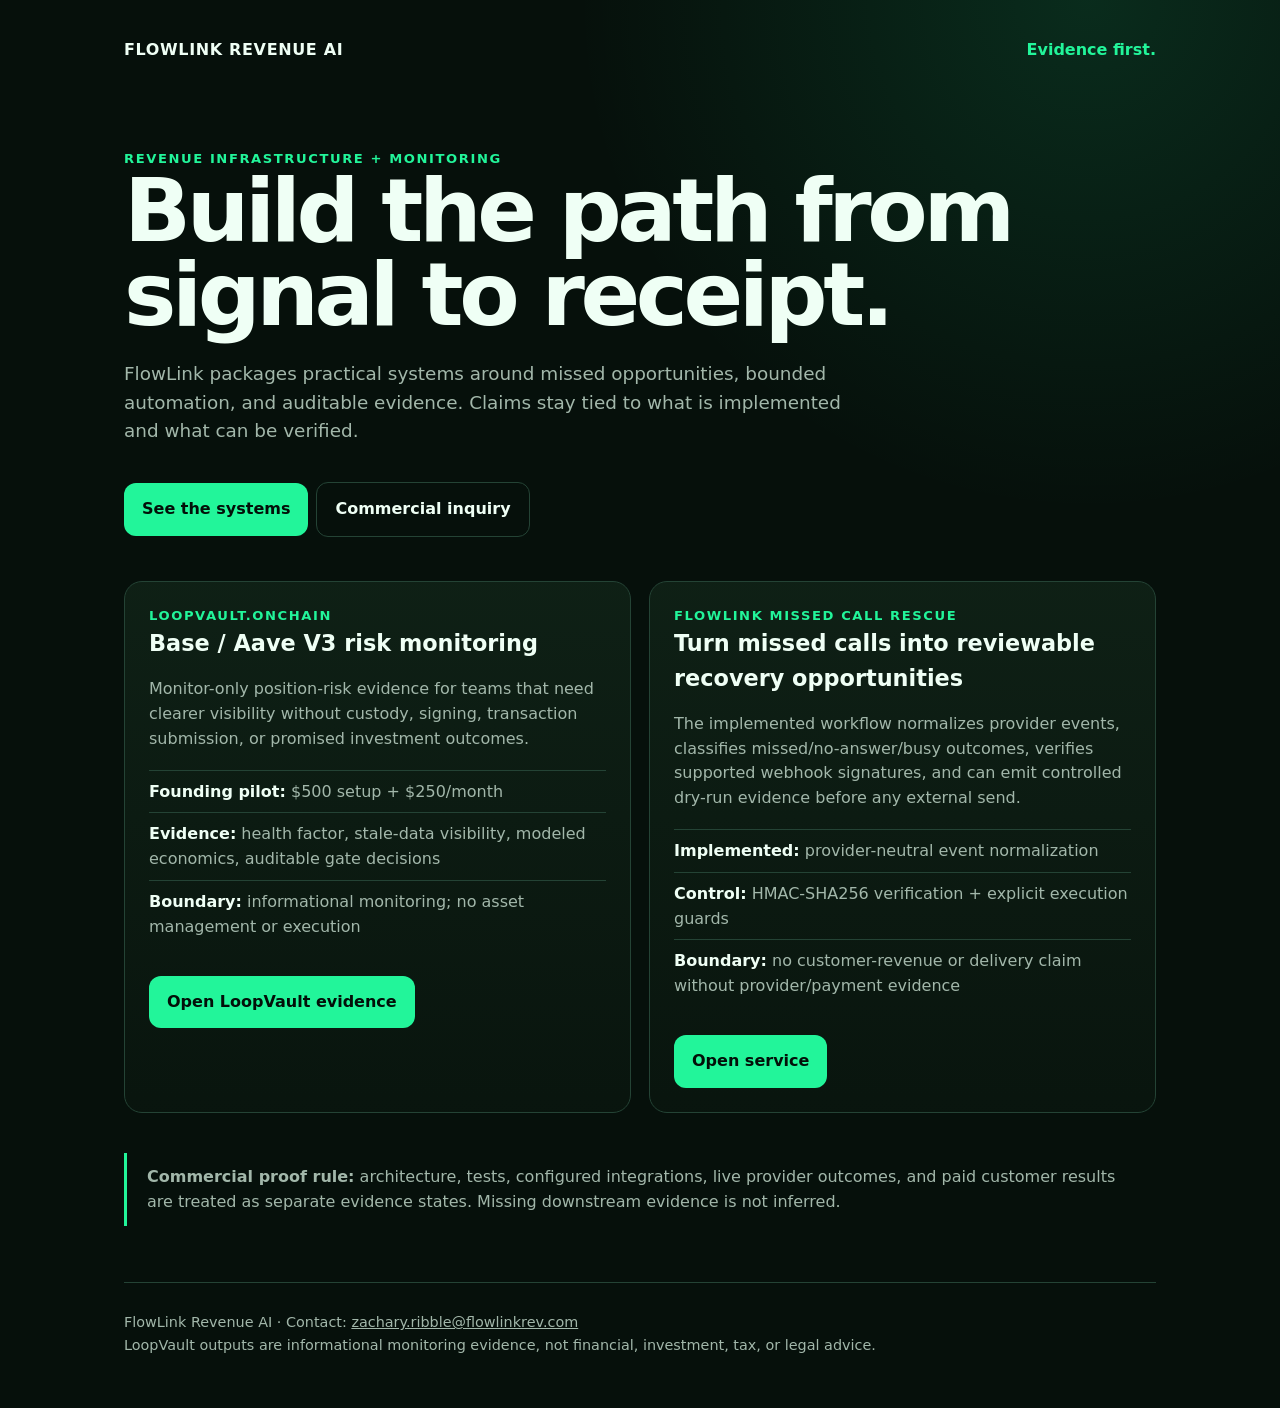
<file: index.html>
<!doctype html>
<html lang="en">
<head>
<meta charset="utf-8">
<meta name="viewport" content="width=device-width,initial-scale=1">
<title>FlowLink Revenue AI — Revenue Systems & Evidence</title>
<meta name="description" content="FlowLink Revenue AI builds evidence-first revenue and monitoring systems. Explore Missed Call Rescue and LoopVault.onchain.">
<style>
:root{--bg:#06100b;--panel:#0b1710;--text:#effff5;--muted:#a2b7aa;--accent:#22f59a;--line:#244335;--max:1080px}*{box-sizing:border-box}html{scroll-behavior:smooth}body{margin:0;background:radial-gradient(circle at 85% 0,rgba(34,245,154,.12),transparent 32rem),var(--bg);color:var(--text);font:16px/1.55 Inter,system-ui,-apple-system,Segoe UI,sans-serif}a{color:inherit}.wrap{max-width:var(--max);margin:auto;padding:24px}.nav{display:flex;justify-content:space-between;align-items:center;gap:16px;padding:14px 0}.brand{font-weight:900;letter-spacing:.04em}.tag{color:var(--accent);font-weight:800}.hero{padding:72px 0 44px}.hero h1{font-size:clamp(2.4rem,8vw,5.5rem);line-height:.95;letter-spacing:-.05em;max-width:900px;margin:0 0 24px}.hero p{max-width:720px;color:var(--muted);font-size:1.15rem}.cta{display:inline-block;margin-top:18px;background:var(--accent);color:#031009;text-decoration:none;font-weight:900;padding:14px 18px;border-radius:12px;min-height:48px}.ghost{background:transparent;color:var(--text);border:1px solid var(--line);margin-left:8px}.grid{display:grid;grid-template-columns:repeat(2,minmax(0,1fr));gap:18px}.card{background:linear-gradient(180deg,rgba(15,33,22,.94),rgba(9,21,14,.94));border:1px solid var(--line);border-radius:18px;padding:24px}.card h2{margin:0 0 8px;font-size:1.4rem}.card p{color:var(--muted)}.eyebrow{color:var(--accent);font-weight:900;font-size:.82rem;text-transform:uppercase;letter-spacing:.12em}.facts{display:grid;gap:8px;margin:18px 0}.fact{border-top:1px solid var(--line);padding-top:9px;color:var(--muted)}.fact strong{color:var(--text)}.proof{margin:40px 0;border-left:3px solid var(--accent);padding:12px 20px;color:var(--muted)}footer{margin-top:56px;padding:28px 0;border-top:1px solid var(--line);color:var(--muted);font-size:.9rem}@media(max-width:760px){.wrap{padding:18px}.hero{padding:46px 0 30px}.grid{grid-template-columns:1fr}.ghost{margin-left:0;margin-top:8px}.cta{width:100%;text-align:center}}
</style>
</head>
<body><div class="wrap">
<nav class="nav"><div class="brand">FLOWLINK REVENUE AI</div><div class="tag">Evidence first.</div></nav>
<section class="hero"><div class="eyebrow">Revenue infrastructure + monitoring</div><h1>Build the path from signal to receipt.</h1><p>FlowLink packages practical systems around missed opportunities, bounded automation, and auditable evidence. Claims stay tied to what is implemented and what can be verified.</p><a class="cta" href="#systems">See the systems</a><a class="cta ghost" href="mailto:zachary.ribble@flowlinkrev.com">Commercial inquiry</a></section>
<section id="systems" class="grid">
<article class="card"><div class="eyebrow">LoopVault.onchain</div><h2>Base / Aave V3 risk monitoring</h2><p>Monitor-only position-risk evidence for teams that need clearer visibility without custody, signing, transaction submission, or promised investment outcomes.</p><div class="facts"><div class="fact"><strong>Founding pilot:</strong> $500 setup + $250/month</div><div class="fact"><strong>Evidence:</strong> health factor, stale-data visibility, modeled economics, auditable gate decisions</div><div class="fact"><strong>Boundary:</strong> informational monitoring; no asset management or execution</div></div><a class="cta" href="/loopvault-proof.html">Open LoopVault evidence</a></article>
<article class="card"><div class="eyebrow">FlowLink Missed Call Rescue</div><h2>Turn missed calls into reviewable recovery opportunities</h2><p>The implemented workflow normalizes provider events, classifies missed/no-answer/busy outcomes, verifies supported webhook signatures, and can emit controlled dry-run evidence before any external send.</p><div class="facts"><div class="fact"><strong>Implemented:</strong> provider-neutral event normalization</div><div class="fact"><strong>Control:</strong> HMAC-SHA256 verification + explicit execution guards</div><div class="fact"><strong>Boundary:</strong> no customer-revenue or delivery claim without provider/payment evidence</div></div><a class="cta" href="https://flowlink-missed-call-rescue.onrender.com" rel="noopener" target="_blank">Open service</a></article>
</section>
<div class="proof"><strong>Commercial proof rule:</strong> architecture, tests, configured integrations, live provider outcomes, and paid customer results are treated as separate evidence states. Missing downstream evidence is not inferred.</div>
<footer>FlowLink Revenue AI · Contact: <a href="mailto:zachary.ribble@flowlinkrev.com">zachary.ribble@flowlinkrev.com</a><br>LoopVault outputs are informational monitoring evidence, not financial, investment, tax, or legal advice.</footer>
</div></body></html>
</file>
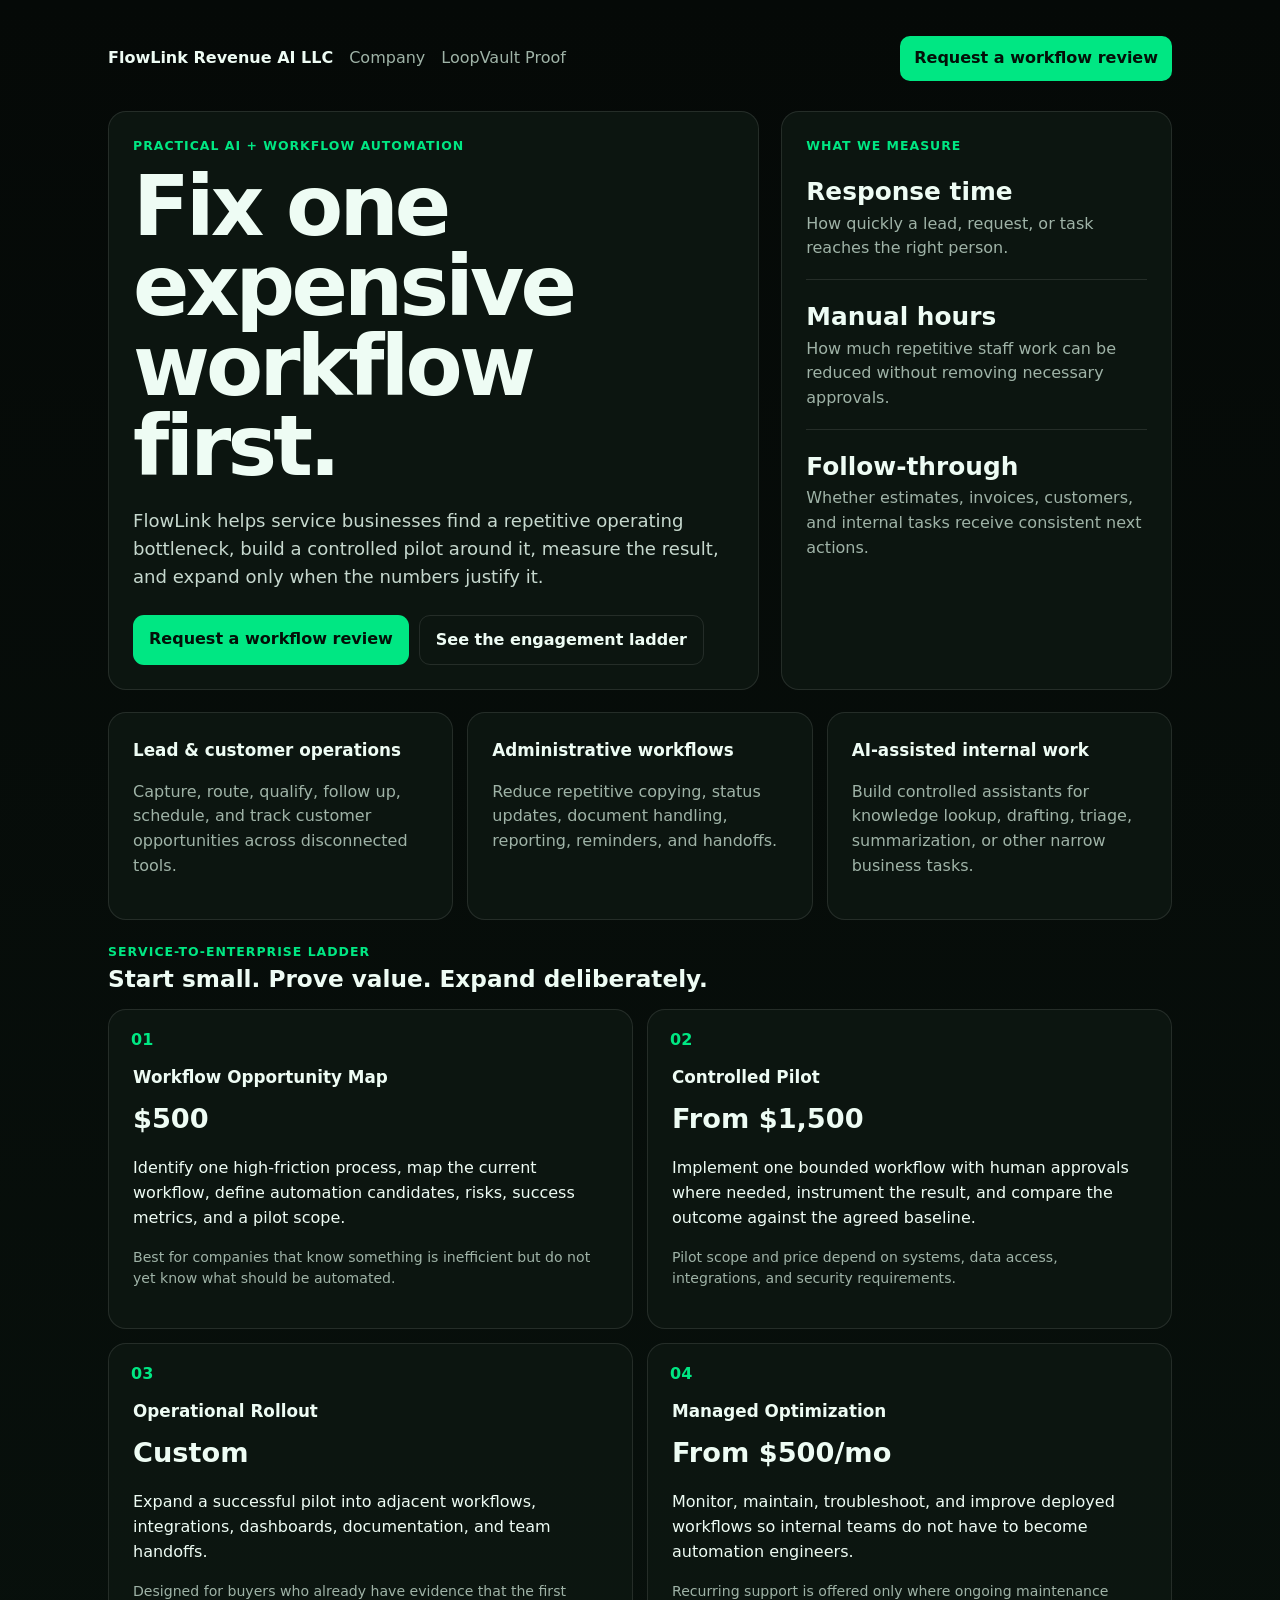
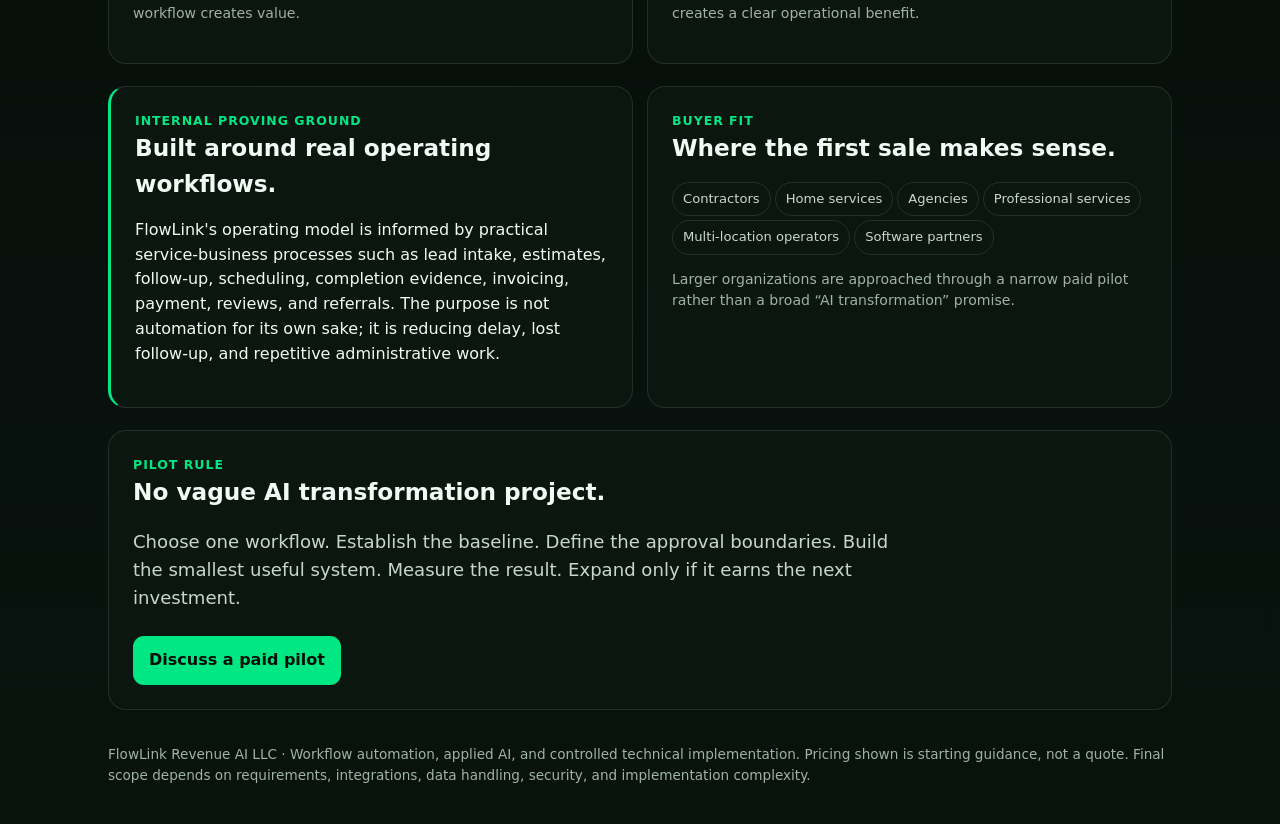
<file: enterprise.html>
<!doctype html>
<html lang="en">
<head>
<meta charset="utf-8">
<meta name="viewport" content="width=device-width,initial-scale=1">
<title>FlowLink Revenue AI — Workflow Automation Pilots</title>
<meta name="description" content="FlowLink Revenue AI helps service businesses identify, pilot, and manage practical AI and workflow automations with measurable operating outcomes.">
<style>
:root{--bg:#07100b;--panel:#0d1712;--text:#eefcf4;--muted:#9fb3a7;--accent:#00e783;--border:rgba(255,255,255,.1)}
*{box-sizing:border-box}body{margin:0;background:linear-gradient(180deg,#050907,#09130e);color:var(--text);font-family:Inter,system-ui,-apple-system,BlinkMacSystemFont,"Segoe UI",sans-serif;line-height:1.55}.wrap{max-width:1120px;margin:auto;padding:28px}.nav{display:flex;align-items:center;gap:16px;padding:8px 0 30px}.brand{font-weight:900}.nav a{color:var(--muted);text-decoration:none}.nav .cta{margin-left:auto;color:#031008;background:var(--accent);padding:10px 14px;border-radius:10px;font-weight:800}.hero{display:grid;grid-template-columns:1.25fr .75fr;gap:22px;align-items:stretch}.card{border:1px solid var(--border);background:rgba(13,23,18,.94);border-radius:18px;padding:24px}.eyebrow{color:var(--accent);font-weight:800;text-transform:uppercase;letter-spacing:.08em;font-size:.78rem}h1{font-size:clamp(2.4rem,7vw,5.2rem);line-height:.96;margin:12px 0 20px;letter-spacing:-.045em}h2{font-size:1.45rem;margin:0 0 12px}h3{font-size:1.05rem;margin:0 0 8px}.lead{font-size:1.13rem;color:#c6d8ce;max-width:760px}.buttons{display:flex;gap:10px;flex-wrap:wrap;margin-top:24px}.button{display:inline-block;padding:12px 16px;border-radius:11px;text-decoration:none;font-weight:850;background:var(--accent);color:#031008}.button.secondary{background:transparent;color:var(--text);border:1px solid var(--border)}.metric{padding:18px 0;border-bottom:1px solid var(--border)}.metric:last-child{border:0}.metric strong{display:block;font-size:1.55rem}.metric span,.muted{color:var(--muted)}.section{margin-top:22px}.grid3{display:grid;grid-template-columns:repeat(3,1fr);gap:14px}.grid2{display:grid;grid-template-columns:repeat(2,1fr);gap:14px}.step{position:relative;padding-top:54px}.num{position:absolute;top:18px;left:22px;color:var(--accent);font-weight:900}.price{font-size:1.7rem;font-weight:900;margin:8px 0}.small{font-size:.88rem;color:var(--muted)}ul{padding-left:19px;margin:12px 0}.proof{border-left:3px solid var(--accent)}.footer{color:var(--muted);font-size:.85rem;padding:34px 0 10px}.tag{display:inline-block;border:1px solid var(--border);border-radius:999px;padding:6px 10px;margin:4px 4px 0 0;color:#c7d8cf;font-size:.82rem}@media(max-width:820px){.hero,.grid3,.grid2{grid-template-columns:1fr}.wrap{padding:18px}.nav a:not(.cta){display:none}}
</style>
</head>
<body>
<div class="wrap">
<nav class="nav"><div class="brand">FlowLink Revenue AI LLC</div><a href="./index.html">Company</a><a href="./loopvault-proof.html">LoopVault Proof</a><a class="cta" href="mailto:tokencraft1390@gmail.com?subject=Workflow%20Pilot%20Request">Request a workflow review</a></nav>

<section class="hero">
<div class="card">
<div class="eyebrow">Practical AI + workflow automation</div>
<h1>Fix one expensive workflow first.</h1>
<p class="lead">FlowLink helps service businesses find a repetitive operating bottleneck, build a controlled pilot around it, measure the result, and expand only when the numbers justify it.</p>
<div class="buttons"><a class="button" href="mailto:tokencraft1390@gmail.com?subject=FlowLink%20Workflow%20Review&body=Company%3A%0AWorkflow%20I%20want%20to%20improve%3A%0ACurrent%20tools%3A%0A">Request a workflow review</a><a class="button secondary" href="#ladder">See the engagement ladder</a></div>
</div>
<aside class="card">
<div class="eyebrow">What we measure</div>
<div class="metric"><strong>Response time</strong><span>How quickly a lead, request, or task reaches the right person.</span></div>
<div class="metric"><strong>Manual hours</strong><span>How much repetitive staff work can be reduced without removing necessary approvals.</span></div>
<div class="metric"><strong>Follow-through</strong><span>Whether estimates, invoices, customers, and internal tasks receive consistent next actions.</span></div>
</aside>
</section>

<section class="section grid3">
<div class="card"><h3>Lead & customer operations</h3><p class="muted">Capture, route, qualify, follow up, schedule, and track customer opportunities across disconnected tools.</p></div>
<div class="card"><h3>Administrative workflows</h3><p class="muted">Reduce repetitive copying, status updates, document handling, reporting, reminders, and handoffs.</p></div>
<div class="card"><h3>AI-assisted internal work</h3><p class="muted">Build controlled assistants for knowledge lookup, drafting, triage, summarization, or other narrow business tasks.</p></div>
</section>

<section id="ladder" class="section">
<div class="eyebrow">Service-to-enterprise ladder</div>
<h2>Start small. Prove value. Expand deliberately.</h2>
<div class="grid2">
<div class="card step"><div class="num">01</div><h3>Workflow Opportunity Map</h3><div class="price">$500</div><p>Identify one high-friction process, map the current workflow, define automation candidates, risks, success metrics, and a pilot scope.</p><p class="small">Best for companies that know something is inefficient but do not yet know what should be automated.</p></div>
<div class="card step"><div class="num">02</div><h3>Controlled Pilot</h3><div class="price">From $1,500</div><p>Implement one bounded workflow with human approvals where needed, instrument the result, and compare the outcome against the agreed baseline.</p><p class="small">Pilot scope and price depend on systems, data access, integrations, and security requirements.</p></div>
<div class="card step"><div class="num">03</div><h3>Operational Rollout</h3><div class="price">Custom</div><p>Expand a successful pilot into adjacent workflows, integrations, dashboards, documentation, and team handoffs.</p><p class="small">Designed for buyers who already have evidence that the first workflow creates value.</p></div>
<div class="card step"><div class="num">04</div><h3>Managed Optimization</h3><div class="price">From $500/mo</div><p>Monitor, maintain, troubleshoot, and improve deployed workflows so internal teams do not have to become automation engineers.</p><p class="small">Recurring support is offered only where ongoing maintenance creates a clear operational benefit.</p></div>
</div>
</section>

<section class="section grid2">
<div class="card proof"><div class="eyebrow">Internal proving ground</div><h2>Built around real operating workflows.</h2><p>FlowLink's operating model is informed by practical service-business processes such as lead intake, estimates, follow-up, scheduling, completion evidence, invoicing, payment, reviews, and referrals. The purpose is not automation for its own sake; it is reducing delay, lost follow-up, and repetitive administrative work.</p></div>
<div class="card"><div class="eyebrow">Buyer fit</div><h2>Where the first sale makes sense.</h2><span class="tag">Contractors</span><span class="tag">Home services</span><span class="tag">Agencies</span><span class="tag">Professional services</span><span class="tag">Multi-location operators</span><span class="tag">Software partners</span><p class="small">Larger organizations are approached through a narrow paid pilot rather than a broad “AI transformation” promise.</p></div>
</section>

<section class="section card">
<div class="eyebrow">Pilot rule</div>
<h2>No vague AI transformation project.</h2>
<p class="lead">Choose one workflow. Establish the baseline. Define the approval boundaries. Build the smallest useful system. Measure the result. Expand only if it earns the next investment.</p>
<div class="buttons"><a class="button" href="mailto:tokencraft1390@gmail.com?subject=FlowLink%20Paid%20Pilot%20Discussion">Discuss a paid pilot</a></div>
</section>

<footer class="footer">FlowLink Revenue AI LLC · Workflow automation, applied AI, and controlled technical implementation. Pricing shown is starting guidance, not a quote. Final scope depends on requirements, integrations, data handling, security, and implementation complexity.</footer>
</div>
</body>
</html>
</file>
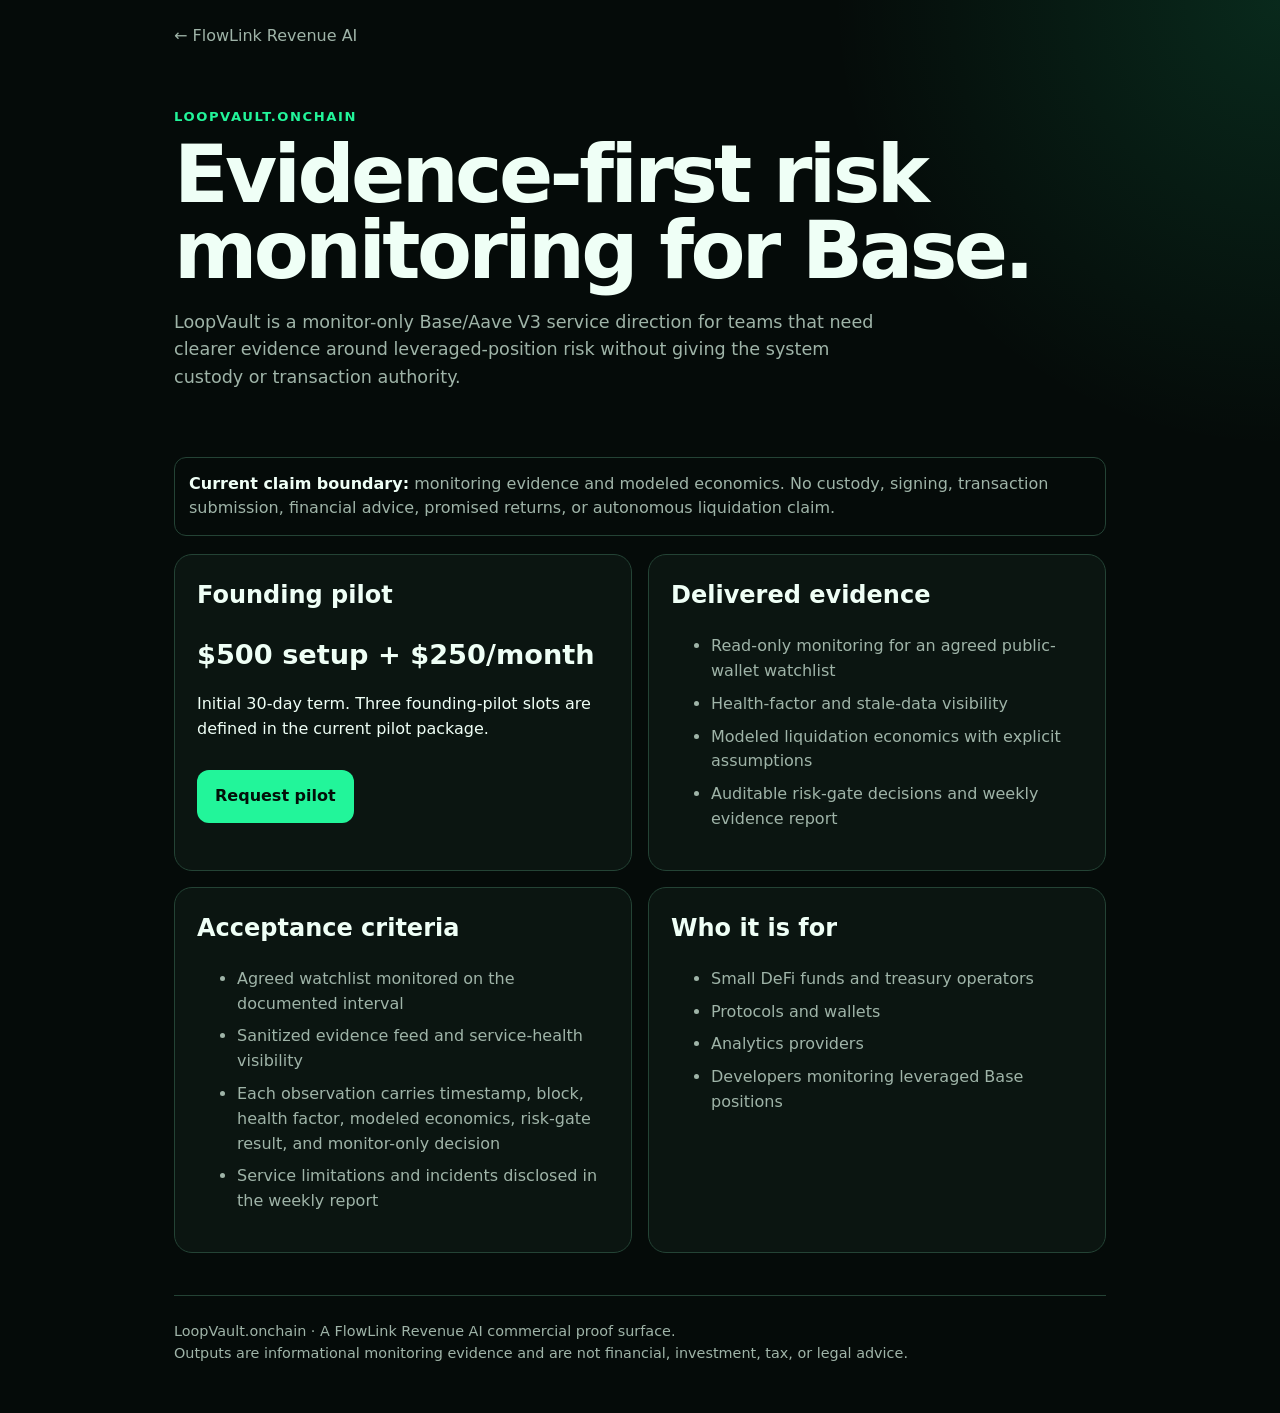
<file: loopvault-proof.html>
<!doctype html>
<html lang="en">
<head>
<meta charset="utf-8"><meta name="viewport" content="width=device-width,initial-scale=1">
<title>LoopVault.onchain — Base / Aave V3 Risk Monitoring</title>
<meta name="description" content="LoopVault.onchain monitor-only Base/Aave V3 position-risk evidence and founding pilot.">
<style>
:root{--bg:#050b09;--panel:#0b1511;--text:#effff6;--muted:#9fb4a8;--accent:#22f59a;--line:#244335}*{box-sizing:border-box}body{margin:0;background:radial-gradient(circle at top right,rgba(34,245,154,.13),transparent 28rem),var(--bg);color:var(--text);font:16px/1.55 Inter,system-ui,sans-serif}.wrap{max-width:980px;margin:auto;padding:24px}.back{color:var(--muted);text-decoration:none}.hero{padding:58px 0 30px}.kicker{color:var(--accent);font-weight:900;text-transform:uppercase;letter-spacing:.12em;font-size:.82rem}.hero h1{font-size:clamp(2.4rem,8vw,5rem);line-height:.95;letter-spacing:-.045em;margin:10px 0 20px}.hero p{max-width:720px;color:var(--muted);font-size:1.1rem}.grid{display:grid;grid-template-columns:repeat(2,minmax(0,1fr));gap:16px}.card{background:var(--panel);border:1px solid var(--line);border-radius:18px;padding:22px}.card h2{margin-top:0}.card li{margin:8px 0;color:var(--muted)}.price{font-size:1.7rem;font-weight:900}.cta{display:inline-block;background:var(--accent);color:#031009;text-decoration:none;font-weight:900;padding:14px 18px;border-radius:12px;min-height:48px;margin-top:12px}.status{margin:18px 0;padding:14px;border:1px solid var(--line);border-radius:12px;color:var(--muted)}.status strong{color:var(--text)}footer{margin-top:42px;padding:24px 0;border-top:1px solid var(--line);color:var(--muted);font-size:.9rem}@media(max-width:720px){.wrap{padding:18px}.grid{grid-template-columns:1fr}.cta{width:100%;text-align:center}}
</style></head>
<body><div class="wrap">
<a class="back" href="/">← FlowLink Revenue AI</a>
<section class="hero"><div class="kicker">loopvault.onchain</div><h1>Evidence-first risk monitoring for Base.</h1><p>LoopVault is a monitor-only Base/Aave V3 service direction for teams that need clearer evidence around leveraged-position risk without giving the system custody or transaction authority.</p></section>
<div class="status"><strong>Current claim boundary:</strong> monitoring evidence and modeled economics. No custody, signing, transaction submission, financial advice, promised returns, or autonomous liquidation claim.</div>
<section class="grid">
<article class="card"><h2>Founding pilot</h2><div class="price">$500 setup + $250/month</div><p>Initial 30-day term. Three founding-pilot slots are defined in the current pilot package.</p><a class="cta" href="mailto:zachary.ribble@flowlinkrev.com?subject=LoopVault.onchain%20founding%20pilot">Request pilot</a></article>
<article class="card"><h2>Delivered evidence</h2><ul><li>Read-only monitoring for an agreed public-wallet watchlist</li><li>Health-factor and stale-data visibility</li><li>Modeled liquidation economics with explicit assumptions</li><li>Auditable risk-gate decisions and weekly evidence report</li></ul></article>
<article class="card"><h2>Acceptance criteria</h2><ul><li>Agreed watchlist monitored on the documented interval</li><li>Sanitized evidence feed and service-health visibility</li><li>Each observation carries timestamp, block, health factor, modeled economics, risk-gate result, and monitor-only decision</li><li>Service limitations and incidents disclosed in the weekly report</li></ul></article>
<article class="card"><h2>Who it is for</h2><ul><li>Small DeFi funds and treasury operators</li><li>Protocols and wallets</li><li>Analytics providers</li><li>Developers monitoring leveraged Base positions</li></ul></article>
</section>
<footer>LoopVault.onchain · A FlowLink Revenue AI commercial proof surface.<br>Outputs are informational monitoring evidence and are not financial, investment, tax, or legal advice.</footer>
</div></body></html>
</file>
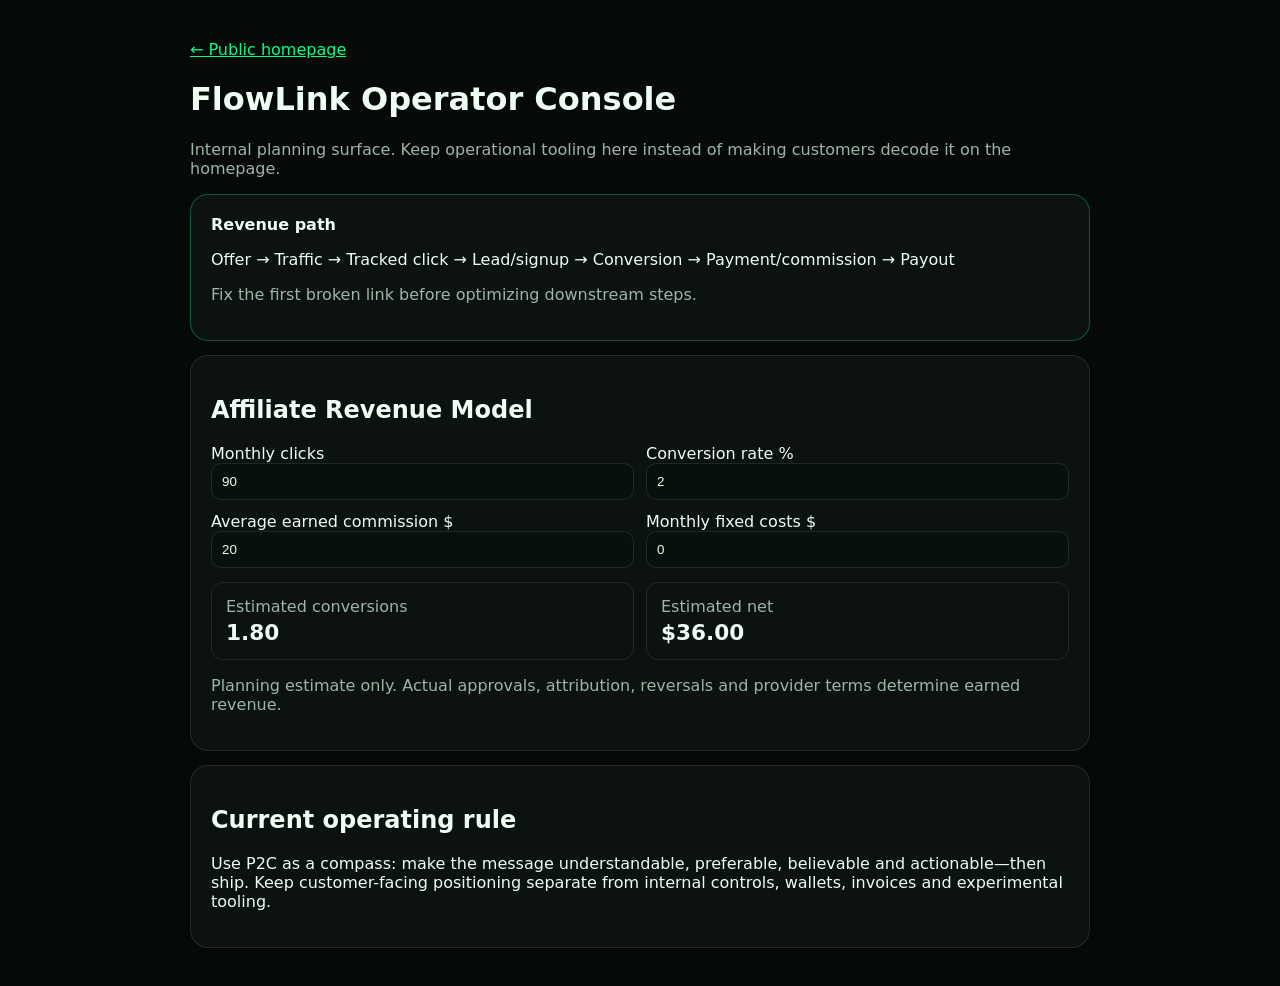
<file: ops.html>
<!doctype html><html lang="en"><head><meta charset="utf-8"><meta name="viewport" content="width=device-width,initial-scale=1"><title>FlowLink Operator Console</title><style>:root{--bg:#050907;--p:#0b120f;--t:#eefcf4;--m:#9db5a7;--a:#00ff88;--l:rgba(255,255,255,.1)}*{box-sizing:border-box}body{margin:0;padding:24px;background:var(--bg);color:var(--t);font-family:Inter,system-ui,sans-serif}.wrap{max-width:900px;margin:auto}.card{padding:20px;border:1px solid var(--l);border-radius:18px;background:var(--p);margin:14px 0}.muted{color:var(--m)}a{color:var(--a)}input{width:100%;padding:10px;background:#07100b;color:var(--t);border:1px solid var(--l);border-radius:10px}.grid{display:grid;grid-template-columns:repeat(2,1fr);gap:12px}.metrics{display:grid;grid-template-columns:repeat(2,1fr);gap:12px;margin-top:14px}.metric{padding:14px;border:1px solid var(--l);border-radius:12px}.metric b{display:block;font-size:1.35rem;margin-top:4px}.notice{border-color:rgba(0,255,136,.3)}@media(max-width:650px){.grid,.metrics{grid-template-columns:1fr}}</style></head><body><div class="wrap"><p><a href="index.html">← Public homepage</a></p><h1>FlowLink Operator Console</h1><p class="muted">Internal planning surface. Keep operational tooling here instead of making customers decode it on the homepage.</p><section class="card notice"><strong>Revenue path</strong><p>Offer → Traffic → Tracked click → Lead/signup → Conversion → Payment/commission → Payout</p><p class="muted">Fix the first broken link before optimizing downstream steps.</p></section><section class="card"><h2>Affiliate Revenue Model</h2><div class="grid"><label>Monthly clicks<input id="clicks" type="number" min="0" value="90"></label><label>Conversion rate %<input id="rate" type="number" min="0" max="100" step="0.1" value="2"></label><label>Average earned commission $<input id="payout" type="number" min="0" step="0.01" value="20"></label><label>Monthly fixed costs $<input id="cost" type="number" min="0" step="0.01" value="0"></label></div><div class="metrics"><div class="metric"><span class="muted">Estimated conversions</span><b id="conv">0</b></div><div class="metric"><span class="muted">Estimated net</span><b id="net">$0.00</b></div></div><p class="muted">Planning estimate only. Actual approvals, attribution, reversals and provider terms determine earned revenue.</p></section><section class="card"><h2>Current operating rule</h2><p>Use P2C as a compass: make the message understandable, preferable, believable and actionable—then ship. Keep customer-facing positioning separate from internal controls, wallets, invoices and experimental tooling.</p></section></div><script>const ids=['clicks','rate','payout','cost'];function calc(){const g=x=>Number(document.getElementById(x).value)||0,c=g('clicks')*g('rate')/100,n=c*g('payout')-g('cost');document.getElementById('conv').textContent=c.toFixed(2);document.getElementById('net').textContent=n.toLocaleString('en-US',{style:'currency',currency:'USD'})}ids.forEach(x=>document.getElementById(x).addEventListener('input',calc));calc()</script></body></html>
</file>
